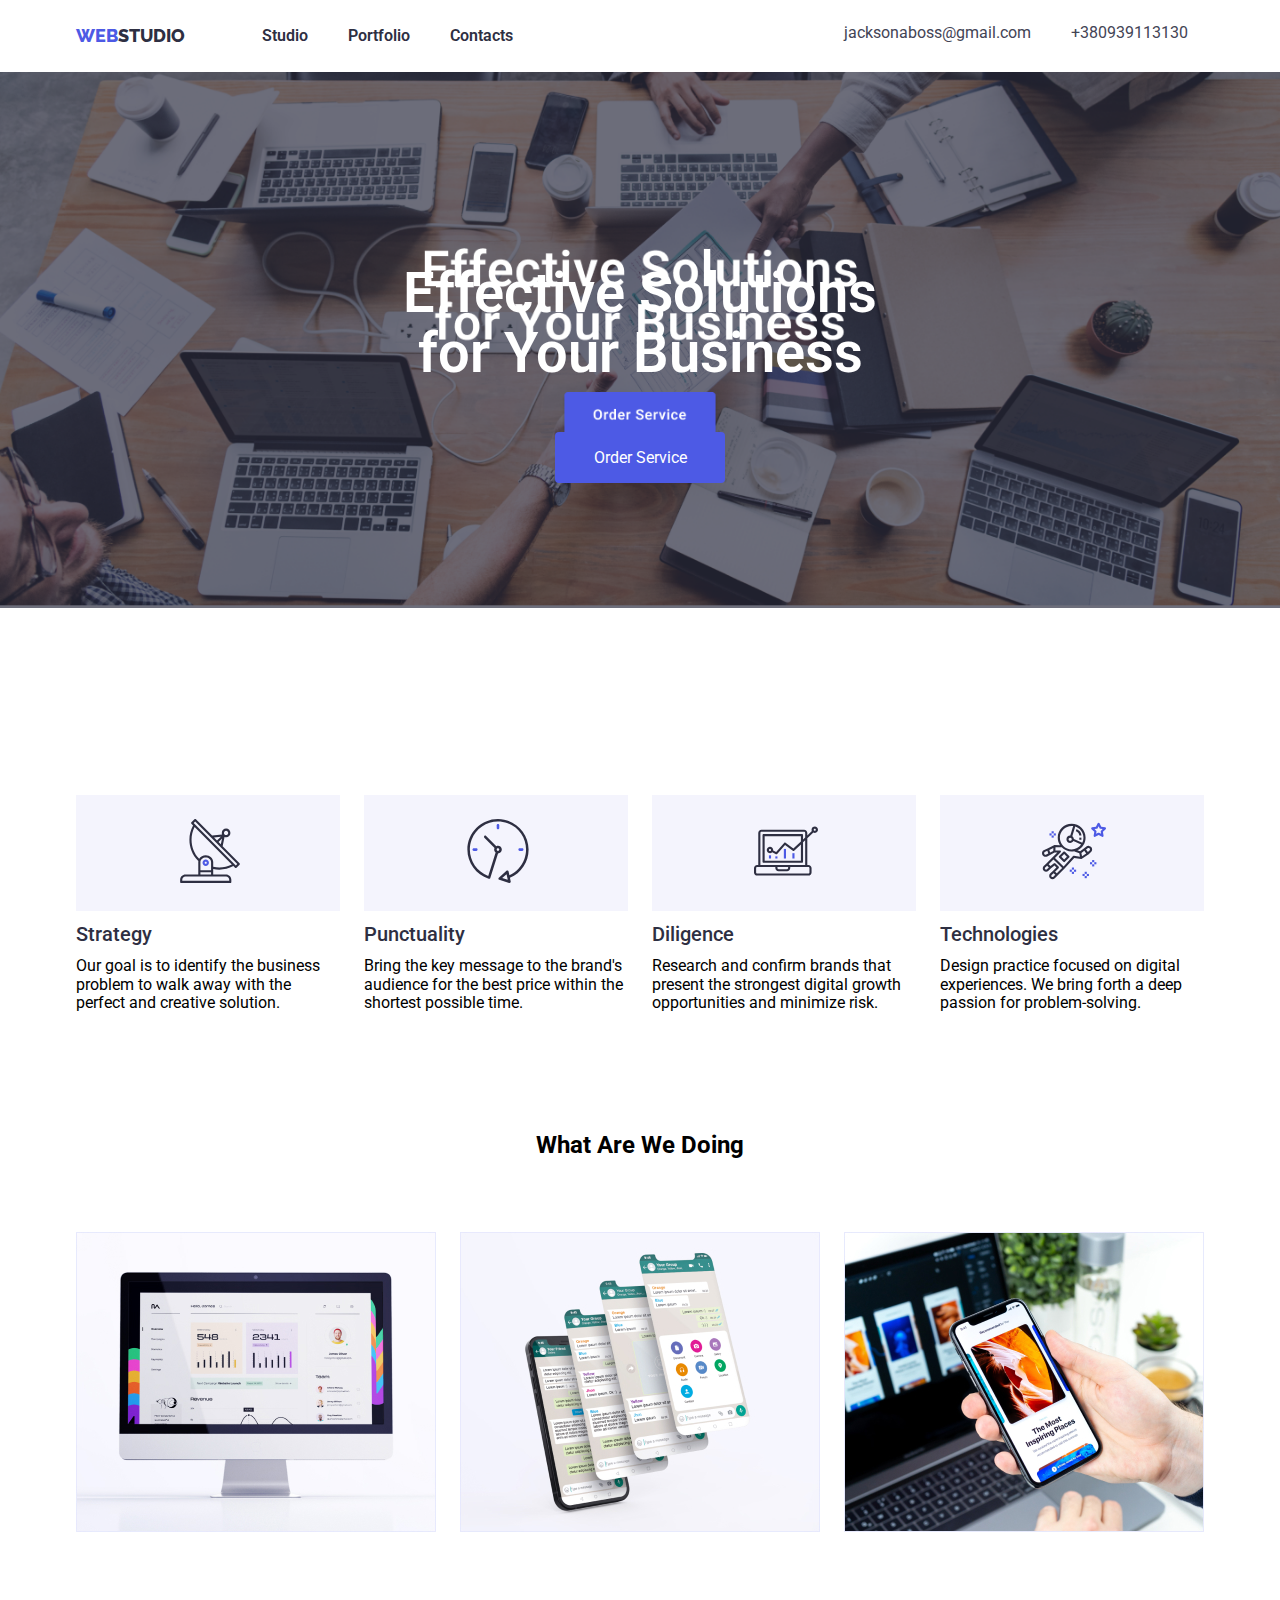
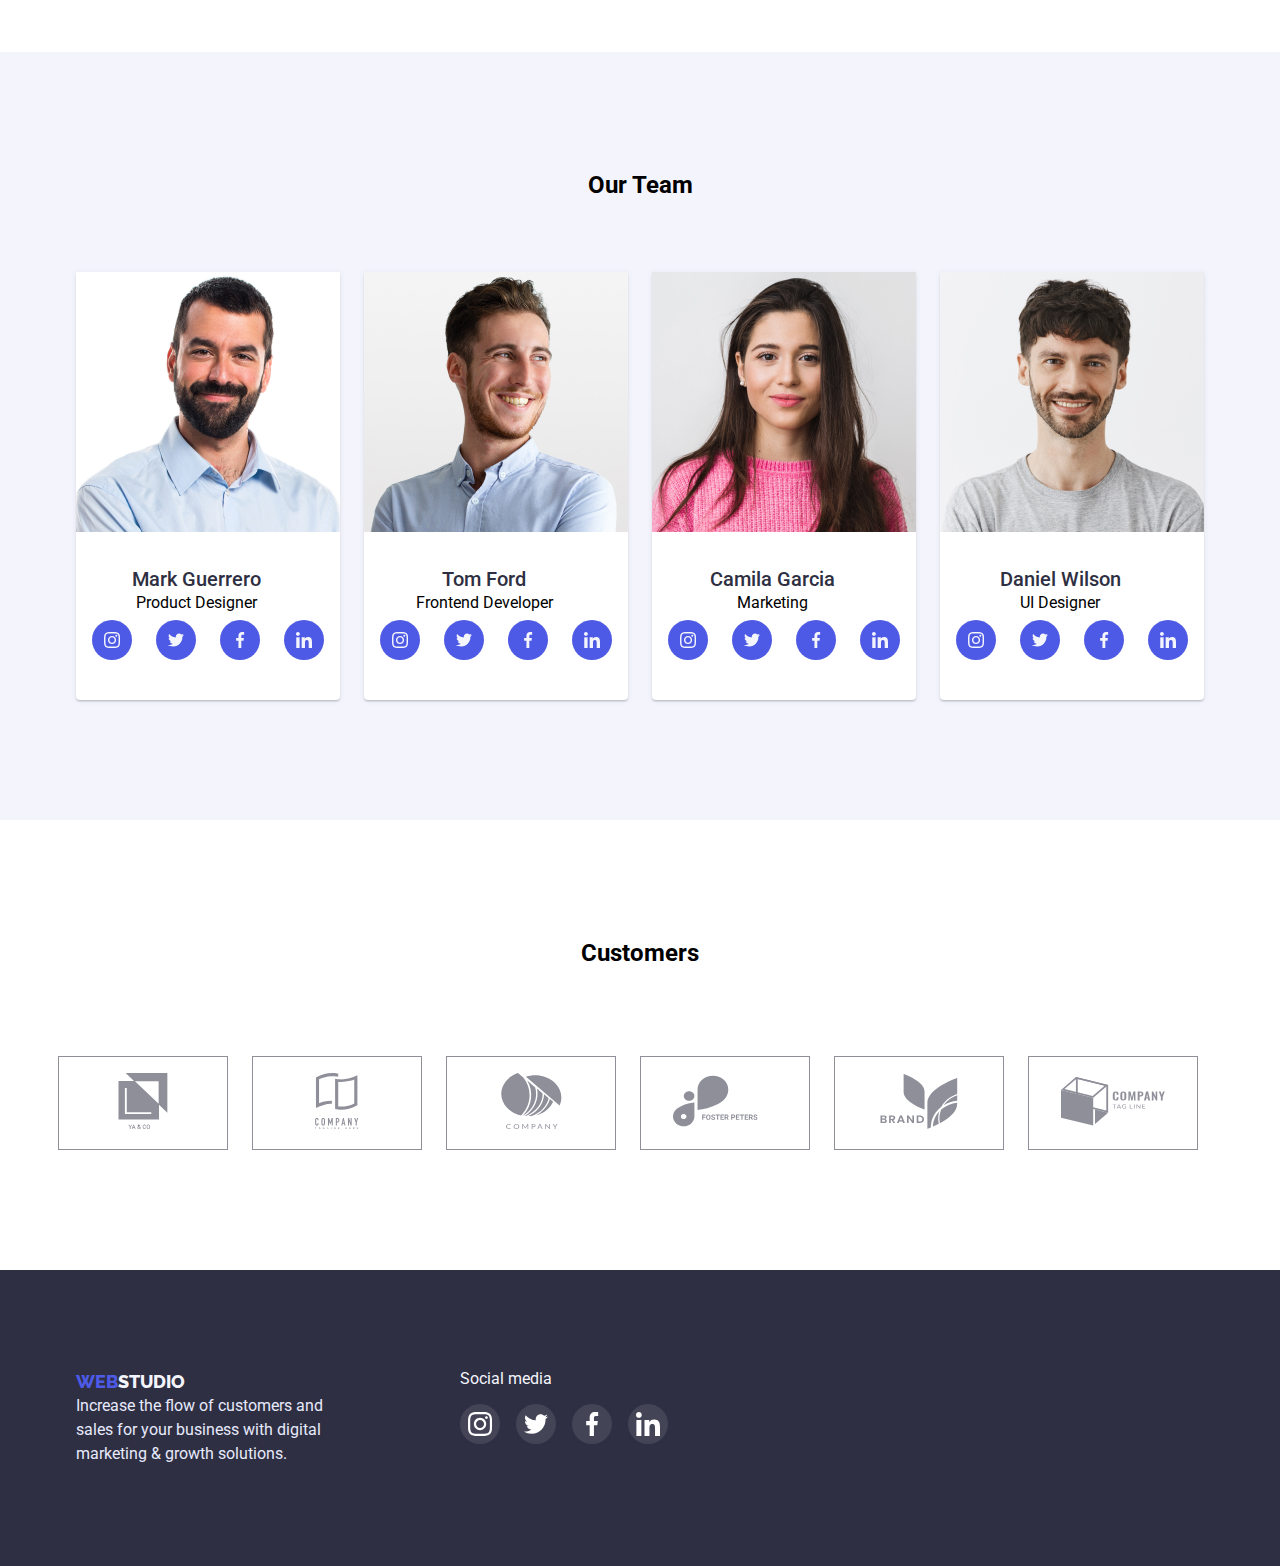
<file: index.html>
<!DOCTYPE html>
<html lang="en">
  <head>
    <meta charset="UTF-8" />
    <meta name="viewport" content="width=device-width, initial-scale=1.0" />
    <title>Студія</title>
    <link
      rel="stylesheet"
      href="https://cdnjs.cloudflare.com/ajax/libs/modern-normalize/1.0.0/modern-normalize.min.css"
    />
    <link rel="stylesheet" href="./css/styles.css" />
    <link rel="preconnect" href="https://fonts.googleapis.com" />
    <link rel="preconnect" href="https://fonts.gstatic.com" crossorigin />
    <link
      href="https://fonts.googleapis.com/css2?family=Raleway:wght@700&family=Roboto:wght@400;500;700;900&display=swap"
      rel="stylesheet"
    />
  </head>
  <body>
    <header class="header">
      <div class="container">
        <a href="/" class="logo"><span>web</span>studio</a>
        <nav class="navigation">
          <ul class="navigation_list">
            <li><a href="./index.html">Studio</a></li>
            <li><a href="./portfolio.html">Portfolio</a></li>
            <li><a href="#">Contacts</a></li>
          </ul>
        </nav>
        <ul class="contacts_list">
          <li>
            <a class="contacts" href="mailto:jacksonaboss@gmail.com"
              >jacksonaboss@gmail.com</a
            >
          </li>
          <li class="tel">
            <a class="contacts" href="tel:+380939113130">+380939113130</a>
          </li>
        </ul>
      </div>
    </header>
    <main>
      <section class="hero">
        <div class="container">
          <h1>
            Effective Solutions <br />
            for Your Business
          </h1>
          <button class="button">Order Service</button>
        </div>
      </section>
      <section class="advantages">
        <div class="container">
          <h2 class="nonameh2">Advantages</h2>
          <ul>
            <li class="advantages-item">
              <div class="advantages_svg_container">
                <svg class="advantages_item_img">
                  <use href="./images/symbol-defs.svg#icon-antenna"></use>
                </svg>
              </div>
              <h3>Strategy</h3>
              <p>
                Our goal is to identify the business problem to walk away with
                the perfect and creative solution.
              </p>
            </li>
            <li class="advantages-item">
              <div class="advantages_svg_container">
                <svg class="advantages_item_img">
                  <use href="./images/symbol-defs.svg#icon-clock"></use>
                </svg>
              </div>
              <h3>Punctuality</h3>
              <p>
                Bring the key message to the brand's audience for the best price
                within the shortest possible time.
              </p>
            </li>
            <li class="advantages-item">
              <div class="advantages_svg_container">
                <svg class="advantages_item_img">
                  <use href="./images/symbol-defs.svg#icon-diagram"></use>
                </svg>
              </div>
              <h3>Diligence</h3>
              <p>
                Research and confirm brands that present the strongest digital
                growth opportunities and minimize risk.
              </p>
            </li>
            <li class="advantages-item">
              <div class="advantages_svg_container">
                <svg class="advantages_item_img">
                  <use href="./images/symbol-defs.svg#icon-astronaut"></use>
                </svg>
              </div>
              <h3>Technologies</h3>
              <p>
                Design practice focused on digital experiences. We bring forth a
                deep passion for problem-solving.
              </p>
            </li>
          </ul>
        </div>
      </section>
      <section class="occupation">
        <div class="container">
          <h2>What Are We Doing</h2>
          <ul class="occupation-item">
            <li>
              <img
                src="./images/imgaa.jpeg"
                alt="Monitor"
                width="360"
                height="300"
              />
            </li>
            <li>
              <img
                src="./images/imgab.jpeg"
                alt="Apps"
                width="360"
                height="300"
              />
            </li>
            <li>
              <img
                src="./images/imgac.jpeg"
                alt="Phone"
                width="360"
                height="300"
              />
            </li>
          </ul>
        </div>
      </section>
      <section class="team">
        <div class="container">
          <h2>Our Team</h2>
          <ul class="team_list">
            <li>
              <img
                src="./images/imga.jpeg"
                alt="Product Designer"
                width="100%"
                height="260"
              />
              <div class="team_list_bio">
                <h3>Mark Guerrero</h3>
                <p>Product Designer</p>
                <ul class="team_list_bio_social">
                  <li>
                    <svg>
                      <use href="./images/symbol-defs.svg#icon-Ellipse"></use>
                    </svg>
                  </li>
                  <li>
                    <svg>
                      <use href="./images/symbol-defs.svg#icon-Ellipse-2"></use>
                    </svg>
                  </li>
                  <li>
                    <svg>
                      <use href="./images/symbol-defs.svg#icon-Ellipse-3"></use>
                    </svg>
                  </li>
                  <li>
                    <svg>
                      <use href="./images/symbol-defs.svg#icon-Ellipse-4"></use>
                    </svg>
                  </li>
                </ul>
              </div>
            </li>
            <li>
              <img
                src="./images/imgb.jpeg"
                alt="Frontend Developer"
                width="100%"
                height="260"
              />
              <div class="team_list_bio">
                <h3>Tom Ford</h3>
                <p>Frontend Developer</p>
                <ul class="team_list_bio_social">
                  <li>
                    <svg>
                      <use href="./images/symbol-defs.svg#icon-Ellipse"></use>
                    </svg>
                  </li>
                  <li>
                    <svg>
                      <use href="./images/symbol-defs.svg#icon-Ellipse-2"></use>
                    </svg>
                  </li>
                  <li>
                    <svg>
                      <use href="./images/symbol-defs.svg#icon-Ellipse-3"></use>
                    </svg>
                  </li>
                  <li>
                    <svg>
                      <use href="./images/symbol-defs.svg#icon-Ellipse-4"></use>
                    </svg>
                  </li>
                </ul>
              </div>
            </li>
            <li>
              <img
                src="./images/imgc.jpeg"
                alt="Marketing"
                width="100%"
                height="260"
              />
              <div class="team_list_bio">
                <h3>Camila Garcia</h3>
                <p>Marketing</p>
                <ul class="team_list_bio_social">
                  <li>
                    <svg>
                      <use href="./images/symbol-defs.svg#icon-Ellipse"></use>
                    </svg>
                  </li>
                  <li>
                    <svg>
                      <use href="./images/symbol-defs.svg#icon-Ellipse-2"></use>
                    </svg>
                  </li>
                  <li>
                    <svg>
                      <use href="./images/symbol-defs.svg#icon-Ellipse-3"></use>
                    </svg>
                  </li>
                  <li>
                    <svg>
                      <use href="./images/symbol-defs.svg#icon-Ellipse-4"></use>
                    </svg>
                  </li>
                </ul>
              </div>
            </li>
            <li>
              <img
                src="./images/imgd.jpeg"
                alt="UI Designer"
                width="100%"
                height="260"
              />
              <div class="team_list_bio">
                <h3>Daniel Wilson</h3>
                <p>UI Designer</p>
                <ul class="team_list_bio_social">
                  <li>
                    <svg>
                      <use href="./images/symbol-defs.svg#icon-Ellipse"></use>
                    </svg>
                  </li>
                  <li>
                    <svg>
                      <use href="./images/symbol-defs.svg#icon-Ellipse-2"></use>
                    </svg>
                  </li>
                  <li>
                    <svg>
                      <use href="./images/symbol-defs.svg#icon-Ellipse-3"></use>
                    </svg>
                  </li>
                  <li>
                    <svg>
                      <use href="./images/symbol-defs.svg#icon-Ellipse-4"></use>
                    </svg>
                  </li>
                </ul>
              </div>
            </li>
          </ul>
        </div>
      </section>
      <section class="customers">
        <h2>Customers</h2>
        <ul class="customers_svg">
          <li>
            <svg>
              <use
                href="./images/symbol-defs.svg#icon-group"
                fill="#8E8F99"
              ></use>
            </svg>
          </li>
          <li>
            <svg>
              <use
                href="./images/symbol-defs.svg#icon-group-2"
                fill="#8E8F99"
              ></use>
            </svg>
          </li>
          <li>
            <svg>
              <use
                href="./images/symbol-defs.svg#icon-group-3"
                fill="#8E8F99"
              ></use>
            </svg>
          </li>
          <li>
            <svg>
              <use
                href="./images/symbol-defs.svg#icon-group-4"
                fill="#8E8F99"
              ></use>
            </svg>
          </li>
          <li>
            <svg>
              <use
                href="./images/symbol-defs.svg#icon-group-5"
                fill="#8E8F99"
              ></use>
            </svg>
          </li>
          <li>
            <svg>
              <use
                href="./images/symbol-defs.svg#icon-group-6"
                fill="#8E8F99"
              ></use>
            </svg>
          </li>
        </ul>
      </section>
    </main>
    <footer>
      <div class="container">
        <div class="footer_container">
          <a href="/" class="logo_footer"><span>web</span>studio</a>
          <p class="footer_text">
            Increase the flow of customers and sales for your business with
            digital marketing & growth solutions.
          </p>
        </div>
        <div class="footer_social">
          <p>Social media</p>
          <ul class="footer_social_svg">
            <li>
              <svg>
                <use href="./images/symbol-defs.svg#icon-Ellipse-5"></use>
              </svg>
            </li>
            <li>
              <svg>
                <use href="./images/symbol-defs.svg#icon-Ellipse-6"></use>
              </svg>
            </li>
            <li>
              <svg>
                <use href="./images/symbol-defs.svg#icon-Ellipse-7"></use>
              </svg>
            </li>
            <li>
              <svg>
                <use href="./images/symbol-defs.svg#icon-Ellipse-8"></use>
              </svg>
            </li>
          </ul>
        </div>
      </div>
    </footer>
  </body>
</html>
</file>
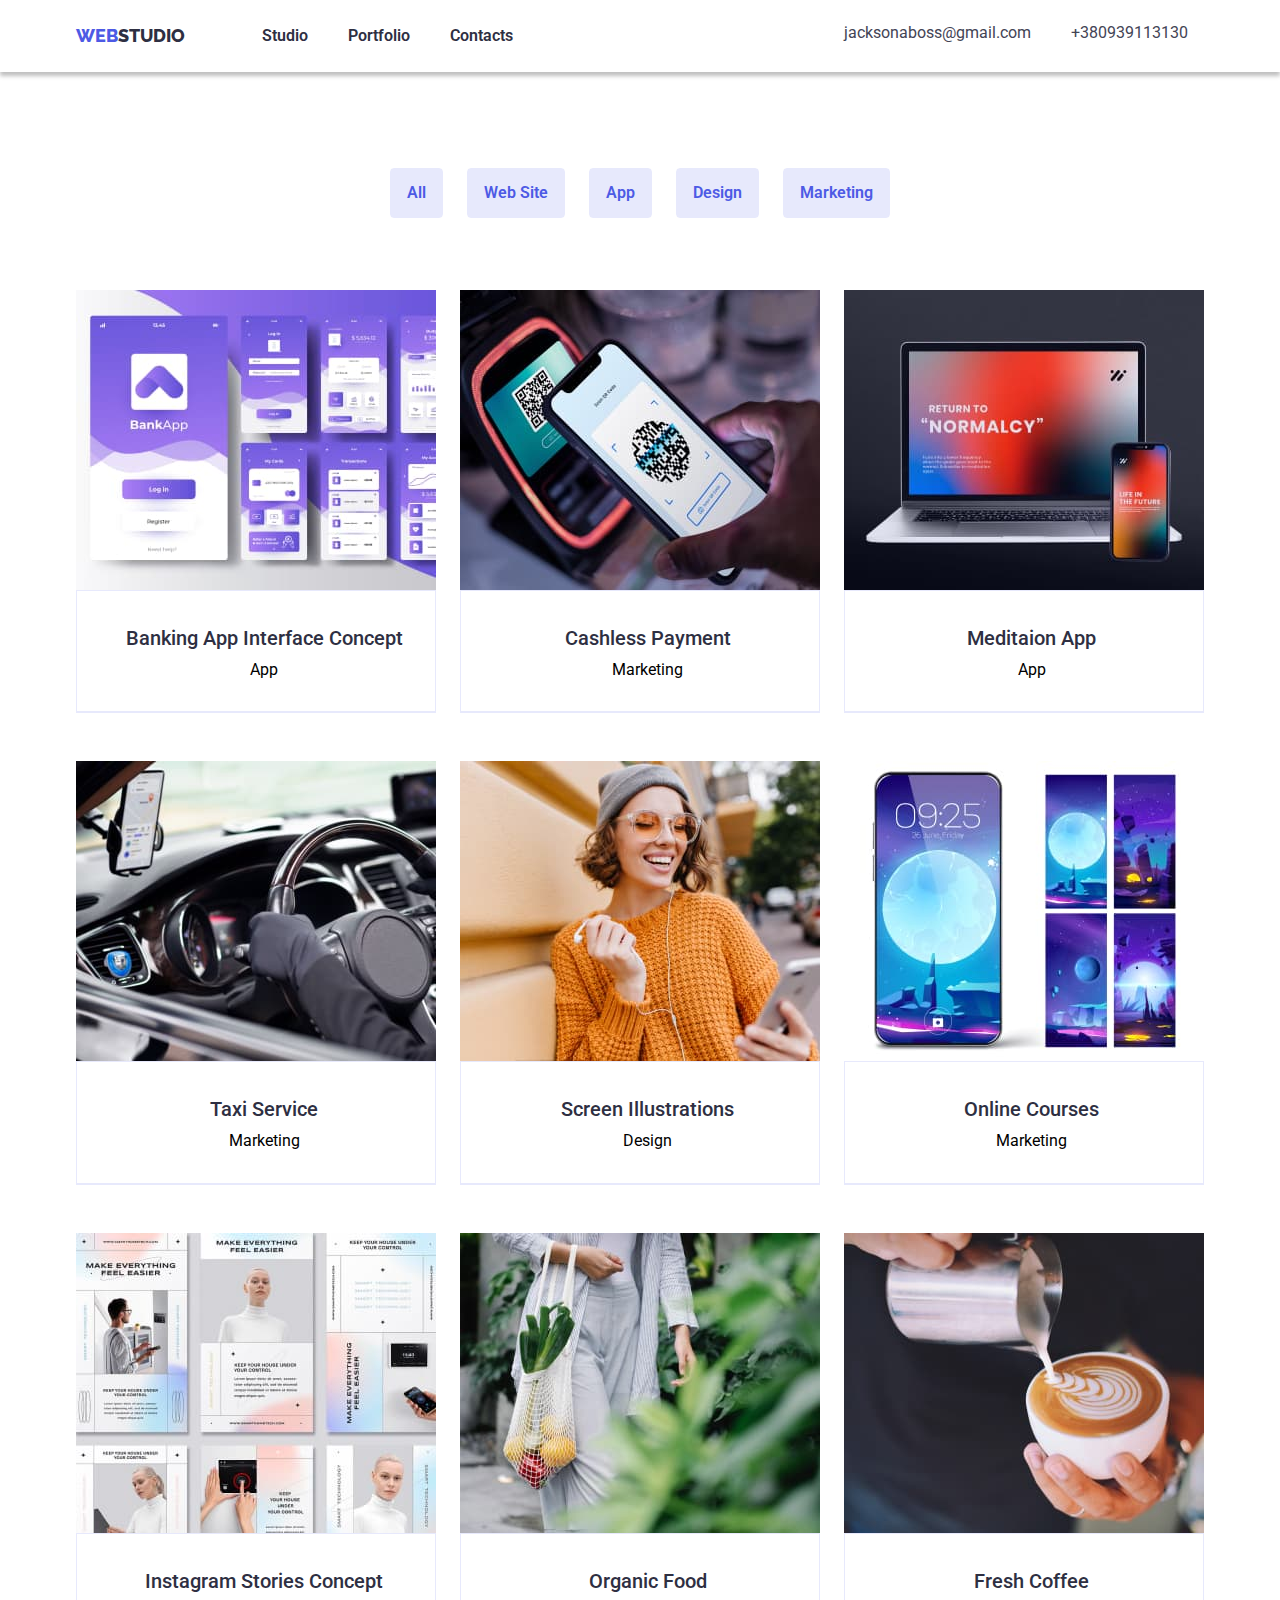
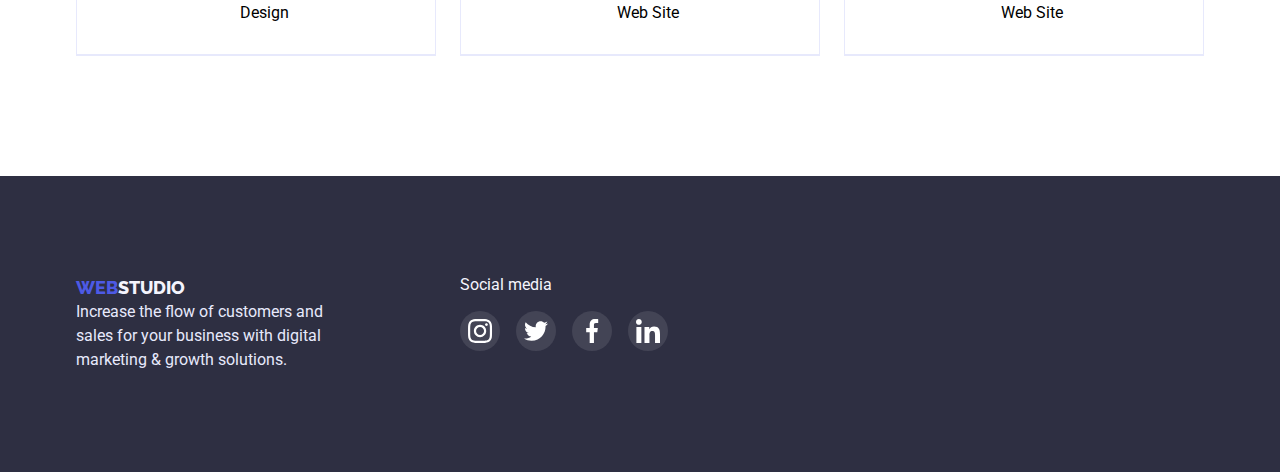
<file: portfolio.html>
<!DOCTYPE html>
<html lang="en">
  <head>
    <link
      rel="stylesheet"
      href="https://cdnjs.cloudflare.com/ajax/libs/modern-normalize/1.0.0/modern-normalize.min.css"
    />
    <link rel="stylesheet" href="./css/styles.css" />
    <meta charset="UTF-8" />
    <meta name="viewport" content="width=device-width, initial-scale=1.0" />
    <link rel="preconnect" href="https://fonts.googleapis.com" />
    <link rel="preconnect" href="https://fonts.gstatic.com" crossorigin />
    <link
      href="https://fonts.googleapis.com/css2?family=Roboto:wght@400;500;700;900&display=swap"
      rel="stylesheet"
    />
    <link rel="preconnect" href="https://fonts.googleapis.com" />
    <link rel="preconnect" href="https://fonts.gstatic.com" crossorigin />
    <link
      href="https://fonts.googleapis.com/css2?family=Raleway:wght@700&display=swap"
      rel="stylesheet"
    />
    <title>Портфоліо</title>
  </head>
  <body>
    <header class="header">
      <div class="container">
        <a href="/" class="logo"><span>web</span>studio</a>
        <nav class="navigation">
          <ul class="navigation_list">
            <li><a href="./index.html">Studio</a></li>
            <li><a href="./portfolio.html">Portfolio</a></li>
            <li><a href="#">Contacts</a></li>
          </ul>
        </nav>
        <ul class="contacts_list">
          <li>
            <a class="contacts" href="mailto:jacksonaboss@gmail.com"
              >jacksonaboss@gmail.com</a
            >
          </li>
          <li class="tel">
            <a class="contacts" href="tel:+380939113130">+380939113130</a>
          </li>
        </ul>
      </div>
    </header>
    <main>
      <section class="filter">
        <div class="container">
          <h1 class="nonameh2">Filter</h1>
          <ul class="filter-button">
            <li><button type="button">All</button></li>
            <li><button type="button">Web Site</button></li>
            <li><button type="button">App</button></li>
            <li><button type="button">Design</button></li>
            <li><button type="button">Marketing</button></li>
          </ul>
          <ul class="filter-image">
            <li>
              <img
                src="./images/img1.jpg"
                alt="test"
                width="360"
                height="300"
              />
              <div class="filter-image-text">
                <h3>Banking App Interface Concept</h3>
                <p>App</p>
              </div>
            </li>
            <li>
              <img
                src="./images/img2.jpg"
                alt="test"
                width="360"
                height="300"
              />
              <div class="filter-image-text">
                <h3>Cashless Payment</h3>
                <p>Marketing</p>
              </div>
            </li>
            <li>
              <img
                src="./images/img3.jpg"
                alt="test"
                width="360"
                height="300"
              />
              <div class="filter-image-text">
                <h3>Meditaion App</h3>
                <p>App</p>
              </div>
            </li>

            <li>
              <img
                src="./images/img4.jpg"
                alt="test"
                width="360"
                height="300"
              />
              <div class="filter-image-text">
                <h3>Taxi Service</h3>
                <p>Marketing</p>
              </div>
            </li>
            <li>
              <img
                src="./images/img5.jpg"
                alt="test"
                width="360"
                height="300"
              />
              <div class="filter-image-text">
                <h3>Screen Illustrations</h3>
                <p>Design</p>
              </div>
            </li>
            <li>
              <img
                src="./images/img6.jpg"
                alt="test"
                width="360"
                height="300"
              />
              <div class="filter-image-text">
                <h3>Online Courses</h3>
                <p>Marketing</p>
              </div>
            </li>

            <li>
              <img
                src="./images/img7.jpg"
                alt="test"
                width="360"
                height="300"
              />
              <div class="filter-image-text">
                <h3>Instagram Stories Concept</h3>
                <p>Design</p>
              </div>
            </li>
            <li>
              <img
                src="./images/img8.jpg"
                alt="test"
                width="360"
                height="300"
              />
              <div class="filter-image-text">
                <h3>Organic Food</h3>
                <p>Web Site</p>
              </div>
            </li>
            <li>
              <img
                src="./images/img9.jpg"
                alt="test"
                width="360"
                height="300"
              />
              <div class="filter-image-text">
                <h3>Fresh Coffee</h3>
                <p>Web Site</p>
              </div>
            </li>
          </ul>
        </div>
      </section>
    </main>
    <footer>
      <div class="container">
        <div class="footer_container">
          <a href="/" class="logo_footer"><span>web</span>studio</a>
          <p class="footer_text">
            Increase the flow of customers and sales for your business with
            digital marketing & growth solutions.
          </p>
        </div>
        <div class="footer_social">
          <p>Social media</p>
          <ul class="footer_social_svg">
            <li>
              <svg>
                <use href="./images/symbol-defs.svg#icon-Ellipse-5"></use>
              </svg>
            </li>
            <li>
              <svg>
                <use href="./images/symbol-defs.svg#icon-Ellipse-6"></use>
              </svg>
            </li>
            <li>
              <svg>
                <use href="./images/symbol-defs.svg#icon-Ellipse-7"></use>
              </svg>
            </li>
            <li>
              <svg>
                <use href="./images/symbol-defs.svg#icon-Ellipse-8"></use>
              </svg>
            </li>
          </ul>
        </div>
      </div>
    </footer>
  </body>
</html>
</file>
<file: css/styles.css>
* {
  box-sizing: border-box;
  padding: 0;
  margin: 0;
}
:root {
  --color_iris: #4d5ae5;
  --color_navy_blue: #2e2f42;
  --color_green: #31d0aa;
  --color_slate: #434455;
  --color_light_slate: #8e8f99;
  --color_cornflower: #e7e9fc;
  --color_cloud: #f4f4fd;
}
body {
  background-color: #ffffff;
  font-family: "Roboto", "Raleway", sans-serif;
  font-style: normal;
}
img {
  display: block;
  max-width: 100%;
  height: auto;
}
a {
  text-decoration: none;
}
a:hover,
a:focus {
  color: var(--color_iris);
}
button {
  background-color: var(--color_cornflower);
  color: var(--color_iris);
  border-style: none;
  font-family: inherit;
}
button:hover,
button:focus {
  background-color: var(--color_iris);
  color: white;
  box-shadow: 0px 4px 4px rgba(0, 0, 0, 0.15);
  border-radius: 4px;
}
.nonameh2 {
  display: none;
}
.logo {
  font-size: 18px;
  line-height: 1.33;
  color: var(--color_navy_blue);
  text-transform: uppercase;
  font-family: "Raleway";
  font-style: normal;
  font-weight: 800;
  padding: 24px 0;
}
.logo span {
  color: var(--color_iris);
}
.logo_footer {
  font-family: "Raleway";
  font-style: normal;
  font-weight: 800;
  text-transform: uppercase;
  font-size: 18px;
  line-height: 1.33;
  color: var(--color_cloud);
}
.logo_footer span {
  color: var(--color_iris);
}
.navigation a {
  font-size: 16px;
  line-height: 1.5;
  font-family: "Roboto";
  font-style: normal;
  font-weight: 600;
  color: var(--color_navy_blue);
}
.navigation a:focus,
.navigation a:hover {
  color: var(--color_iris);
}
.contacts {
  color: var(--color_slate);
  display: block;
  padding: 24px 0;
}
h1 {
  font-family: "Roboto";
  font-style: normal;
  font-weight: 600;
  font-size: 56px;
  line-height: 1.07;
  color: #ffffff;
}
.hero {
  font-family: "Roboto";
  font-style: normal;
  font-weight: 600;
  font-size: 56px;
  line-height: 1.07;
  background-image: url("../images/header.png");
  background-repeat: no-repeat;
  background-size: contain;
  text-align: center;
  padding-top: 192px;
  padding-bottom: 192px;
}
.button {
  background-color: var(--color_iris);
  color: #ffffff;
  border-radius: 4px;
  font-size: 16px;
  line-height: 1.19;
  width: 170px;
  height: 51px;
  margin-top: 48px;
}
.button:hover,
:focus {
  box-shadow: 0px 4px 4px rgba(0, 0, 0, 0.15);
}
h2 {
  text-align: center;
}
h3 {
  font-family: inherit;
  font-style: inherit;
  font-weight: 500;
  font-size: 20px;
  line-height: 1.5;
  color: var(--color_navy_blue);
}
.footer_text {
  font-family: inherit;
  font-style: inherit;
  font-weight: 400;
  font-size: 16px;
  line-height: 1.5;
  color: var(--color_cornflower);
}
footer {
  display: flex;
  background-color: var(--color_navy_blue);
  padding-top: 100px;
  padding-bottom: 100px;
}
footer p {
  color: var(--color_cloud);
}
li {
  list-style-type: none;
}
button {
  cursor: pointer;
}
.filter {
  padding-top: 96px;
  padding-bottom: 120px;
}
.filter button {
  font-family: "Roboto";
  font-style: normal;
  font-weight: 600;
  font-size: 16px;
  line-height: 1.5;
  color: var(--color_iris);
  height: 48px;
  padding: 8px 16px;
}
.filter button:hover,
.filter button:focus {
  background-color: var(--color_iris);
  color: #ffffff;
  box-shadow: 0px 3px 1px rgba(0, 0, 0, 0.1), 0px 2px 1px rgba(0, 0, 0, 0.08),
    0px 2px 2px rgba(0, 0, 0, 0.12);
  border: 1px solid #e7e9fc;
  border-radius: 4px;
}
.team {
  background-color: var(--color_cloud);
  padding-top: 120px;
  padding-bottom: 120px;
}
.team_list > li {
  background-color: white;
  box-shadow: 0px 1px 6px rgba(46, 47, 66, 0.08),
    0px 1px 1px rgba(46, 47, 66, 0.16), 0px 2px 1px rgba(46, 47, 66, 0.08);
  border-radius: 0px 0px 4px 4px;
}
.container {
  display: flex;
  width: 1158px;
  height: auto;
  margin: 0 auto;
  padding: 0 15px;
}
.hero .container {
  flex-direction: column;
  align-items: center;
}
.navigation {
  padding: 24px 0;
}
.navigation ul {
  display: flex;
  align-items: center;
  margin-left: 77px;
  margin-right: 331px;
}
.navigation_list li:not(:first-of-type) {
  margin-left: 40px;
}
.container ul {
  display: flex;
  justify-content: center;
}
.tel {
  margin-left: 40px;
}
.advantages {
  padding-top: 120px;
  padding-bottom: 120px;
}
.advantages-item h3 {
  margin-bottom: 8px;
}
.advantages-item:not(:last-child) {
  margin-right: 24px;
}
.occupation {
  padding-bottom: 120px;
}
.occupation .container {
  flex-direction: column;
  align-items: center;
}
.occupation .container h2 {
  margin-bottom: 72px;
}
.occupation-item li:not(:last-child) {
  margin-right: 24px;
}
.team .container {
  flex-direction: column;
  align-items: center;
}
.team .container h2 {
  margin-bottom: 72px;
}
.team_list {
  text-align: center;
}
.team_list :not(:last-child) {
  margin-right: 24px;
}
.team_list_bio {
  padding: 32px 16px;
}
.footer_container {
  flex-direction: column;
  width: 264px;
  margin: 0;
}
.logo_footer {
  margin-bottom: 16px;
}
.filter .container {
  display: block;
  text-align: center;
}
.filter-image {
  flex-wrap: wrap;
  row-gap: 48px;
  column-gap: 24px;
  margin-top: 72px;
}
.filter-image li {
  flex-basis: calc((100% - 48px) / 3);
}
.filter-image li:hover {
  box-shadow: 0px 1px 6px rgba(46, 47, 66, 0.08),
    0px 1px 1px rgba(46, 47, 66, 0.16), 0px 2px 1px rgba(46, 47, 66, 0.08);
}
.filter-image-text {
  padding: 32px 0;
  padding-left: 16px;
  border: 1px solid var(--color_cornflower);
}
.filter-image-text h3 {
  margin-bottom: 8px;
}
.filter-button {
  align-items: center;
}
.filter-button li {
  border: 1px solid #e7e9fc;
  border-radius: 4px;
}
.filter-button li:not(:last-child) {
  margin-right: 24px;
}
header {
  /*border-bottom: 1px solid black;*/
  box-shadow: 0px 4px 4px rgba(0, 0, 0, 0.25);
  /*border: 1px solid #000000;
    filter: drop-shadow(0px 4px 4px rgba(0, 0, 0, 0.25)); 
    */
}
.filter-image li {
  border-bottom: 1px solid var(--color_cornflower);
}
a {
  margin: 0;
}
/*SVG STYLE*/
.advantages-item svg {
  width: 64px;
  height: 64px;
  margin: 24px 102.14px;
}
.advantages_svg_container {
  width: 264px;
  background-color: var(--color_cloud);
  margin-bottom: 8px;
}
.advantages_item_img {
  background-color: var(--color_cloud);
}
.advantages_item_img use {
  padding: 24px 100px;
}
.team_list_bio_social {
  width: 232px;
  height: 48px;
  margin-top: 8px;
}
.team_list_bio_social svg {
  width: 40px;
  height: 40px;
}
.customers {
  padding-top: 120px;
  padding-bottom: 120px;
}
.customers h2 {
  text-align: center;
}
.customers_svg {
  display: flex;
  justify-content: center;
  margin-top: 88px;
}
.customers_svg li {
  margin-right: 24px;
  border: 1px solid var(--color_light_slate);
  padding: 16px 32px;
}
.customers_svg svg {
  width: 104px;
  height: 56px;
}
.customers_svg li:hover,
:focus {
  border: 1px solid var(--color_iris);
}
.customers_svg use:hover,
:focus {
  fill: var(--color_iris);
}
.footer_social {
  margin-left: 120px;
}
.footer_social_svg {
  display: flex;
  margin-top: 16px;
}
.footer_social_svg svg {
  width: 40px;
  height: 40px;
}
.footer_social_svg li:not(:last-child) {
  margin-right: 16px;
}
.footer_social_svg use {
  fill: #ffff;
}
.footer_social_svg use:hover,
:focus {
  fill: var(--color_green);
}
</file>
